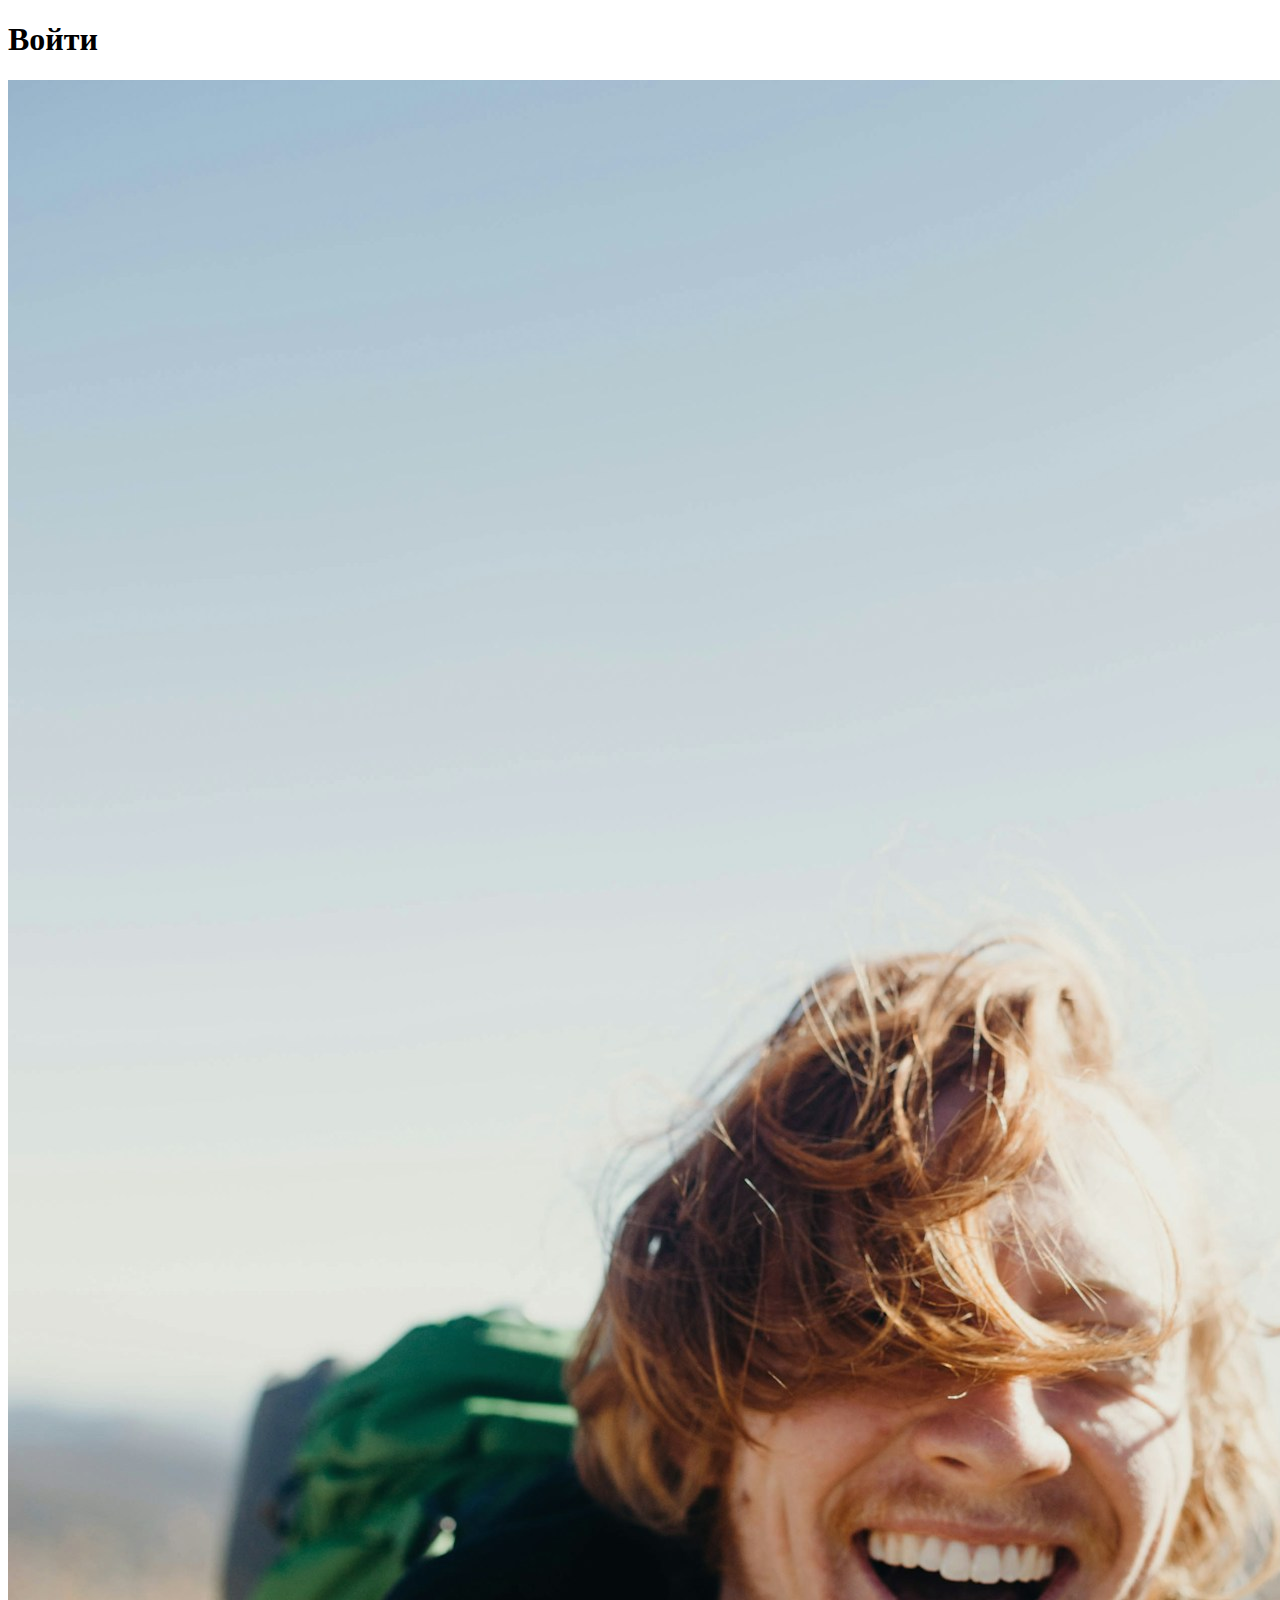
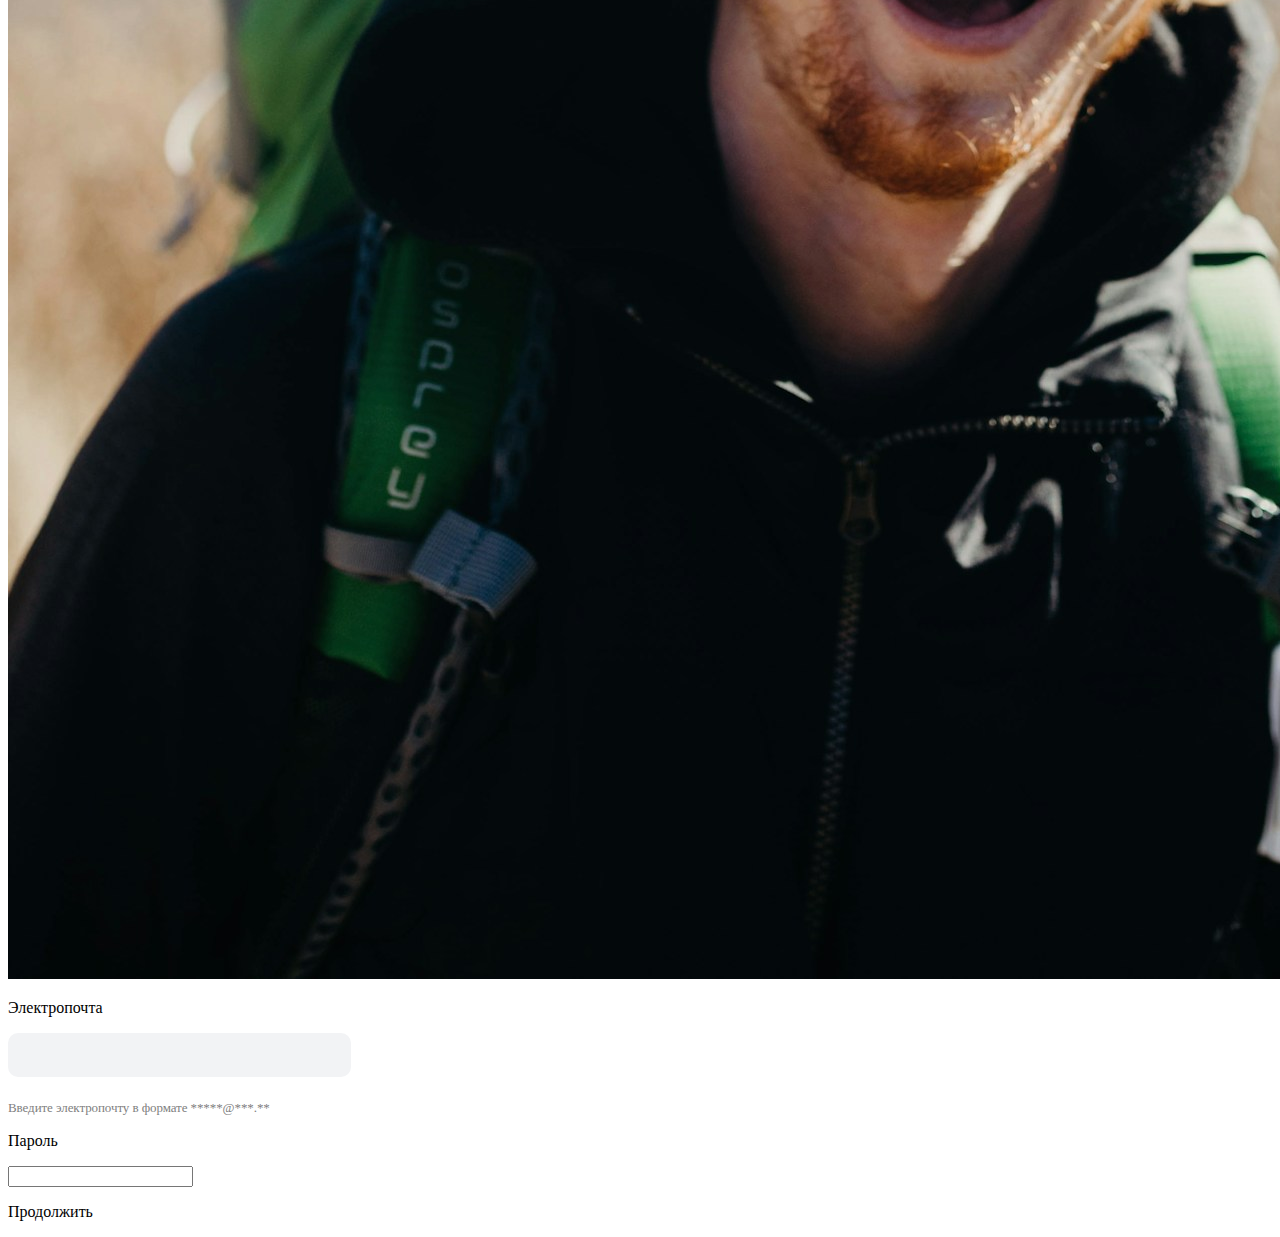
<file: login.html>
<!DOCTYPE html>
<html lang="ru">
    <head>
        <meta charset="utf-8" />  
        <link href="login.css" rel="stylesheet" >
        <title> login </title> 
    </head>
    <body>
        <h1 class="header"> Войти </h1>
        <div>
            <img src="image/login_img.jfif" alt="Фото профиля" />
        </div>
        <div>
            <div class="form">
                <div class="email_form">
                    <p class="text_form"> Электропочта </p>
                    <input type="text" name="email" class="input_email">
                    <p class="small_text"> Введите электропочту в формате *****@***.** </p>
                </div>
                <div class="password_form">
                    <p class="text_form"> Пароль </p>
                    <input type="password" name="password" class="input_password">
                </div>
            </div>
            <div class="button">
                <p> Продолжить </p>
            </div>
        </div>
    </body>
</html>
</file>
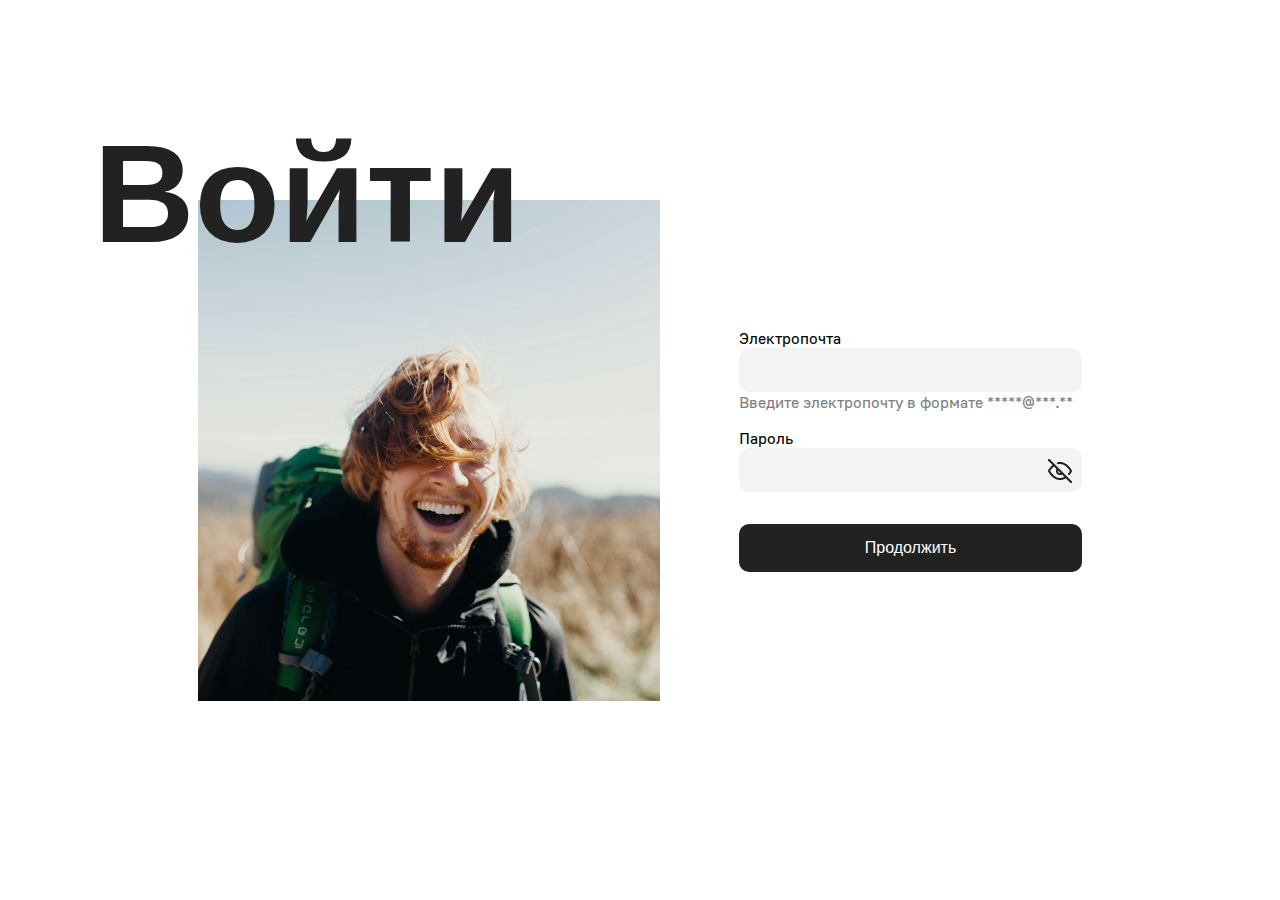
<file: login/login.html>
<!DOCTYPE html>
<html lang="ru">
    <head>
        <meta charset="utf-8" /> 
        <link rel="stylesheet" href="../font.css"> 
        <link href="login.css" rel="stylesheet" > 
        <title>Авторизация</title> 
    </head>
    <body>
        <div class="container">
            <div class="container__image-block">
                <div class="image-block">
                    <img class="image-block__img" width="462" height="501" src="../image/login_img.jfif" alt="Фото профиля" />
                    <h1 class="image-block__text">Войти</h1>
                </div>
            </div>
            <form class="container__form form" method="get">
                <div class="form__input-group">
                    <div class="input-group">
                    <div class="input-group__email-block">
                        <label for="email" class="input-group__label">Электропочта</label>
                        <div class="email-block">
                            <input type="email" name="email" class="email-block__input" />
                            <span class="email-block__warning">Введите электропочту в формате *****@***.**</span>
                        </div>
                    </div>
                    <div class="input-group__password-block">
                        <label for="password" class="input-group__label">Пароль</label>
                        <div class="password-block">
                            <input type="password" name="password" class="password-block__input" />
                            <button class="password-block__icon"><img src="../image/eye-off.png" alt="Скрыть пароль"></button>
                        </div>
                    </div>
                    </div>
                </div>
                <button class="button form__button" type="submit">Продолжить</button>
            </form>
        </div>
    </body>
</html>
</file>
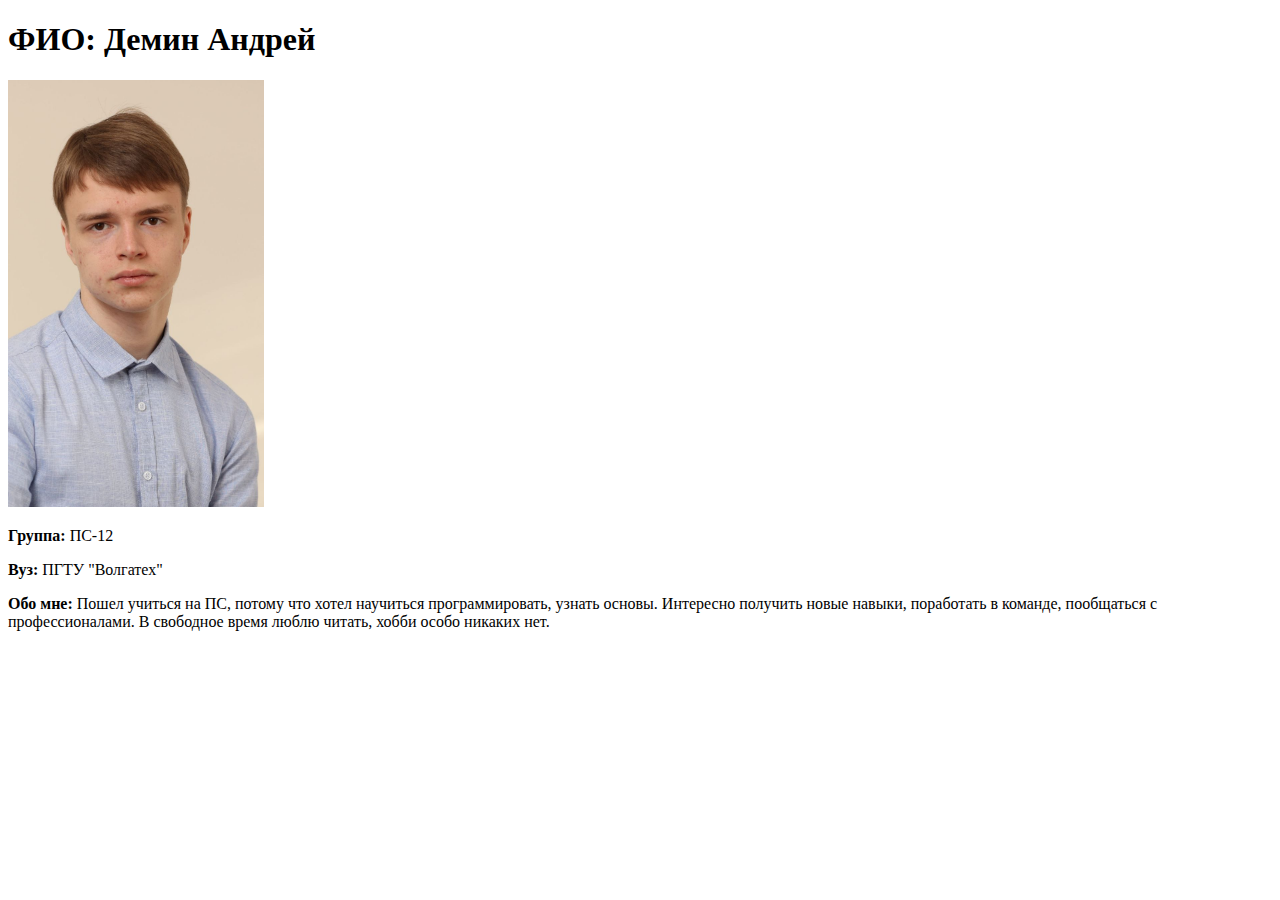
<file: ME/ME.html>
<!DOCTYPE html> 
<html> 
<head> 
</head> 
<body> 
 
<h1>ФИО: Демин Андрей</h1> 
<img src="./my_photo.jpg" width="256"> 
<p><b>Группа:</b> ПС-12</p> 
<p><b>Вуз:</b> ПГТУ "Волгатех"</p> 
<p><b>Обо мне:</b> Пошел учиться на ПС, потому что хотел научиться программировать, узнать основы. Интересно получить новые навыки, поработать в команде, пообщаться с профессионалами. В свободное время люблю читать, хобби особо никаких нет.</p> 
</body> 
</html>
</file>
<file: login.css>
<<<<<<< HEAD
.login__header{
    font-family: Golos UI, sans-serif;
    font-weight: 700;
    font-size: 140px;
    line-height: 180px;
    letter-spacing: -1.5px;
    color: #222222;
}
.login__photo{
    width: 462px;
    height: 501px;
    margin-bottom: 20px;
}
.login__form{
    width: 343;
    height: 251;
    top: 415px;
    left: 838px;
    gap: 32px;
}
.login__email_form{
    width: 343;
    height: 88;
    gap: 5px;
}
.login__password_form{
    width: 343;
    height: 67;
    gap: 5px;
}
.login__text_form{
    font-family: Golos UI, sans-serif;
    font-weight: 400;
    font-size: 15px;
    line-height: 18px;
    letter-spacing: -0.15px;
    color: #222222;
}
.small_text{
    font-size: 13px;
    line-height: 16px;
    letter-spacing: -0.08px;
    color: #808080;
}
.input_email{
    width: 343px;
    height: 44px;
    border-radius: 10px;
    border: none;
    padding: 12px;
    background: #F2F3F5;
    font-size: 15px;
    margin-bottom: 10px;
    box-sizing: border-box;
}
.login__input_password{
    width: 343px;
    height: 44px;
    border-radius: 10px;
    border: none;
    padding: 12px;
    background: #F2F3F5;
    font-size: 15px;
    margin-bottom: 10px;
    box-sizing: border-box;
}
.login__button{
    width: 343px;
    height: 48px;
    border-radius: 10px;
    padding-right: 16px;
    padding-left: 16px;
    background: #222222;
    text-align: center;
    font-family: Golos UI, sans-serif;
    font-weight: 500;
    font-size: 16px;
    line-height: 100%;
    letter-spacing: 0%;
    color: #FFFFFF;
}
.left_line{
    width: 72;
    height: 1080;
    left: -1px;
    border-right-width: 1px;
}
.home__avatar{
    width: 32px;
    height: 32px;
}
.home__post_header{
    width: 474;
    height: 32;
    top: 16px;
    justify-content: space-between;
}
.home__avatar_text{
    font-family: Golos UI, sans-serif;
    font-weight: 500;
    font-size: 14px;
    line-height: 18px;
    letter-spacing: -0.15px;
    vertical-align: middle;
    color: #222222;
}
.home__avatar_icon{
    width: 15.22px;
    height: 15.22px;
    top: 4px;
    left: 4px;
    border-width: 2px;
    border: 2px; 
    color: #808080
}
.home__like_zone{
    width: 68px;
    height: auto;
    top: 554px;
    gap: 3px;
    border-radius: 8px;
    padding-top: 6px;
    padding-right: 12px;
    padding-bottom: 6px;
    padding-left: 12px;
    background: #2222220D;
}
.home__comment{
    font-family: Golos UI, sans-serif;
    font-weight: 400;
    font-size: 15px;
    line-height: 18px;
    letter-spacing: -0.15px;
    color: #222222;
}
.profile_name{
    font-family: Golos UI, sans-serif;
    font-weight: 500;
    font-size: 32px;
    line-height: 32px;
    letter-spacing: -0.25px;
    vertical-align: middle;
    color: #222222;
}
.profile_avatar{
    width: 123px;
    height: 123px;
    top: 97px;
    border-radius: 16px;
    margin: auto;
}
.profile_des{
    font-family: Golos UI, sans-serif;
    font-weight: 400;
    font-size: 15px;
    line-height: 18px;
    letter-spacing: -0.15px;
    text-align: center;
    color: #222222;
}
.profile_photo{
    width: 447.41px;
    height: 596.55px;
    top: -155.82px;
    left: -61.83px;
=======
.header{
    font-family: Golos UI;
    font-weight: 700;
    font-size: 140px;
    line-height: 180px;
    letter-spacing: -1.5px;
    color: #222222;
}
.form{
    width: 343;
    height: 251;
    top: 415px;
    left: 838px;
    gap: 32px;
}
.email_form{
    width: 343;
    height: 88;
    gap: 5px;
}
.password_form{
    width: 343;
    height: 67;
    gap: 5px;
}
.text_form{
    font-family: Golos UI;
    font-weight: 400;
    font-size: 15px;
    line-height: 18px;
    letter-spacing: -0.15px;
    color: #222222;
}
.small_text{
    font-size: 13px;
    line-height: 16px;
    letter-spacing: -0.08px;
    color: #808080;
}
.input_email{
    width: 343;
    height: 44;
    justify-content: space-between;
    border-radius: 10px;
    background: #F2F3F5;
    padding-top: 13px;
    padding-right: 12px;
    padding-bottom: 13px;
    padding-left: 12px;
}
.input_password{
    width: 343;
    height: 44;
    justify-content: space-between;
    border-radius: 10px;
    background: #F2F3F5;
    padding-top: 10px;
    padding-right: 12px;
    padding-bottom: 10px;
    padding-left: 12px;
}
.button{
    width: 343px;
    height: 48px;
    border-radius: 10px;
    padding-right: 16px;
    padding-left: 16px;
    background: #222222;
    text-align: center;
    font-family: Golos UI;
    font-weight: 500;
    font-size: 16px;
    line-height: 100%;
    letter-spacing: 0%;
    color: #FFFFFF;
}
.left_line{
    width: 72;
    height: 1080;
    left: -1px;
    border-right-width: 1px;
}
.avatar{
    width: 32px;
    height: 32px;
}
.post_header{
    width: 474;
    height: 32;
    top: 16px;
    justify-content: space-between;
}
.avatar_text{
    font-family: Golos UI;
    font-weight: 500;
    font-size: 14px;
    line-height: 18px;
    letter-spacing: -0.15px;
    vertical-align: middle;
    color: #222222;
}
.avatar_icon{
    width: 15.22px;
    height: 15.22px;
    top: 4px;
    left: 4px;
    border-width: 2px;
    border: 2px; 
    color: #808080
}
.like_zone{
    width: 68;
    height: 30;
    top: 554px;
    gap: 3px;
    border-radius: 8px;
    padding-top: 6px;
    padding-right: 12px;
    padding-bottom: 6px;
    padding-left: 12px;
    background: #2222220D;
}
.comment{
    font-family: Golos UI;
    font-weight: 400;
    font-size: 15px;
    line-height: 18px;
    letter-spacing: -0.15px;
    color: #222222;
}
.profile_name{
    font-family: Golos UI;
    font-weight: 500;
    font-size: 32px;
    line-height: 32px;
    letter-spacing: -0.25px;
    text-align: center;
    vertical-align: middle;
    color: #222222;
}
.profile_avatar{
    width: 123px;
    height: 123px;
    top: 97px;
    border-radius: 16px;
    margin: auto;
}
.profile_des{
    font-family: Golos UI;
    font-weight: 400;
    font-size: 15px;
    line-height: 18px;
    letter-spacing: -0.15px;
    text-align: center;
    color: #222222;
}
.profile_photo{
    width: 447.41px;
    height: 596.55px;
    top: -155.82px;
    left: -61.83px;
>>>>>>> fcd3663c1af3a54f5da02a88f3ebd0cd483a9e0b
}
</file>
<file: font.css>
@font-face {
    font-family: "Golos UI";
    font-style: normal;
    font-weight: 400;
    /* Браузер сначала попробует найти шрифт локально */
    src: local("Golos UI"),
         /* Если не получилось, загрузит woff2 */
         url("font/Golos-UI/golos-ui_regular.woff2") format("woff2"),
         /* Если браузер не поддерживает woff2, загрузит woff */
         url("font/Golos-UI/golos-ui_regular.woff") format("woff");
  }
</file>
<file: login/login.css>
* {
    padding: 0;
    margin: 0;
}

html {
    height: 100%;
}

body {
    height: 100%;
    font-family: 'Golos', sans-serif;
}

.container {
    height: 100%;
    display: flex;
    justify-content: center;
    align-items: center;
    gap: 80px;
}

.image-block {
    position: relative;
    width: 461px;
    height: 501px;
}

.image-block__img {
    object-fit: cover;
}

.image-block__text {
    margin: 0;
    position: absolute;
    bottom: 85%;
    right: 30%;
    color: #222222;
    font-size: 140px;
    font-family: 'Golos', sans-serif;
}

.form {
    width: 343px;
    display: flex;
    flex-direction: column;
    gap: 32px;
}

.input-group {
    display: flex;
    flex-direction: column;
    gap: 16px;
}

.form .input-group__label {
    font-family: 'Golos UI', sans-serif;
}

.email-block {
    margin: 0;
    font-family: 'Golos UI', sans-serif;
}

.email-block__warning {
    color: #808080;
    font-weight: 300;
}

.email-block__input,
.password-block__input {
    box-sizing: border-box;
    height: 44px;
    width: 100%;
    border: none;
    outline: none;
    background-color: #F2F3F5;
    border-radius: 10px;
    padding: 13px 12px;
}

.form__button {
    font-family: 'Golos', sans-serif;
    padding-left: 16px;
    padding-right: 16px;
    font-size: 16px;
    width: 100%;
    height: 48px;
    border: none;
    border-radius: 10px;
    background-color: #222222;
    color: white;
}

.password-block {
    position: relative;
}

.password-block__icon {
    position: absolute;
    top: 24%;
    left: 90%;
    border: none;
    background: transparent;
}
</file>
